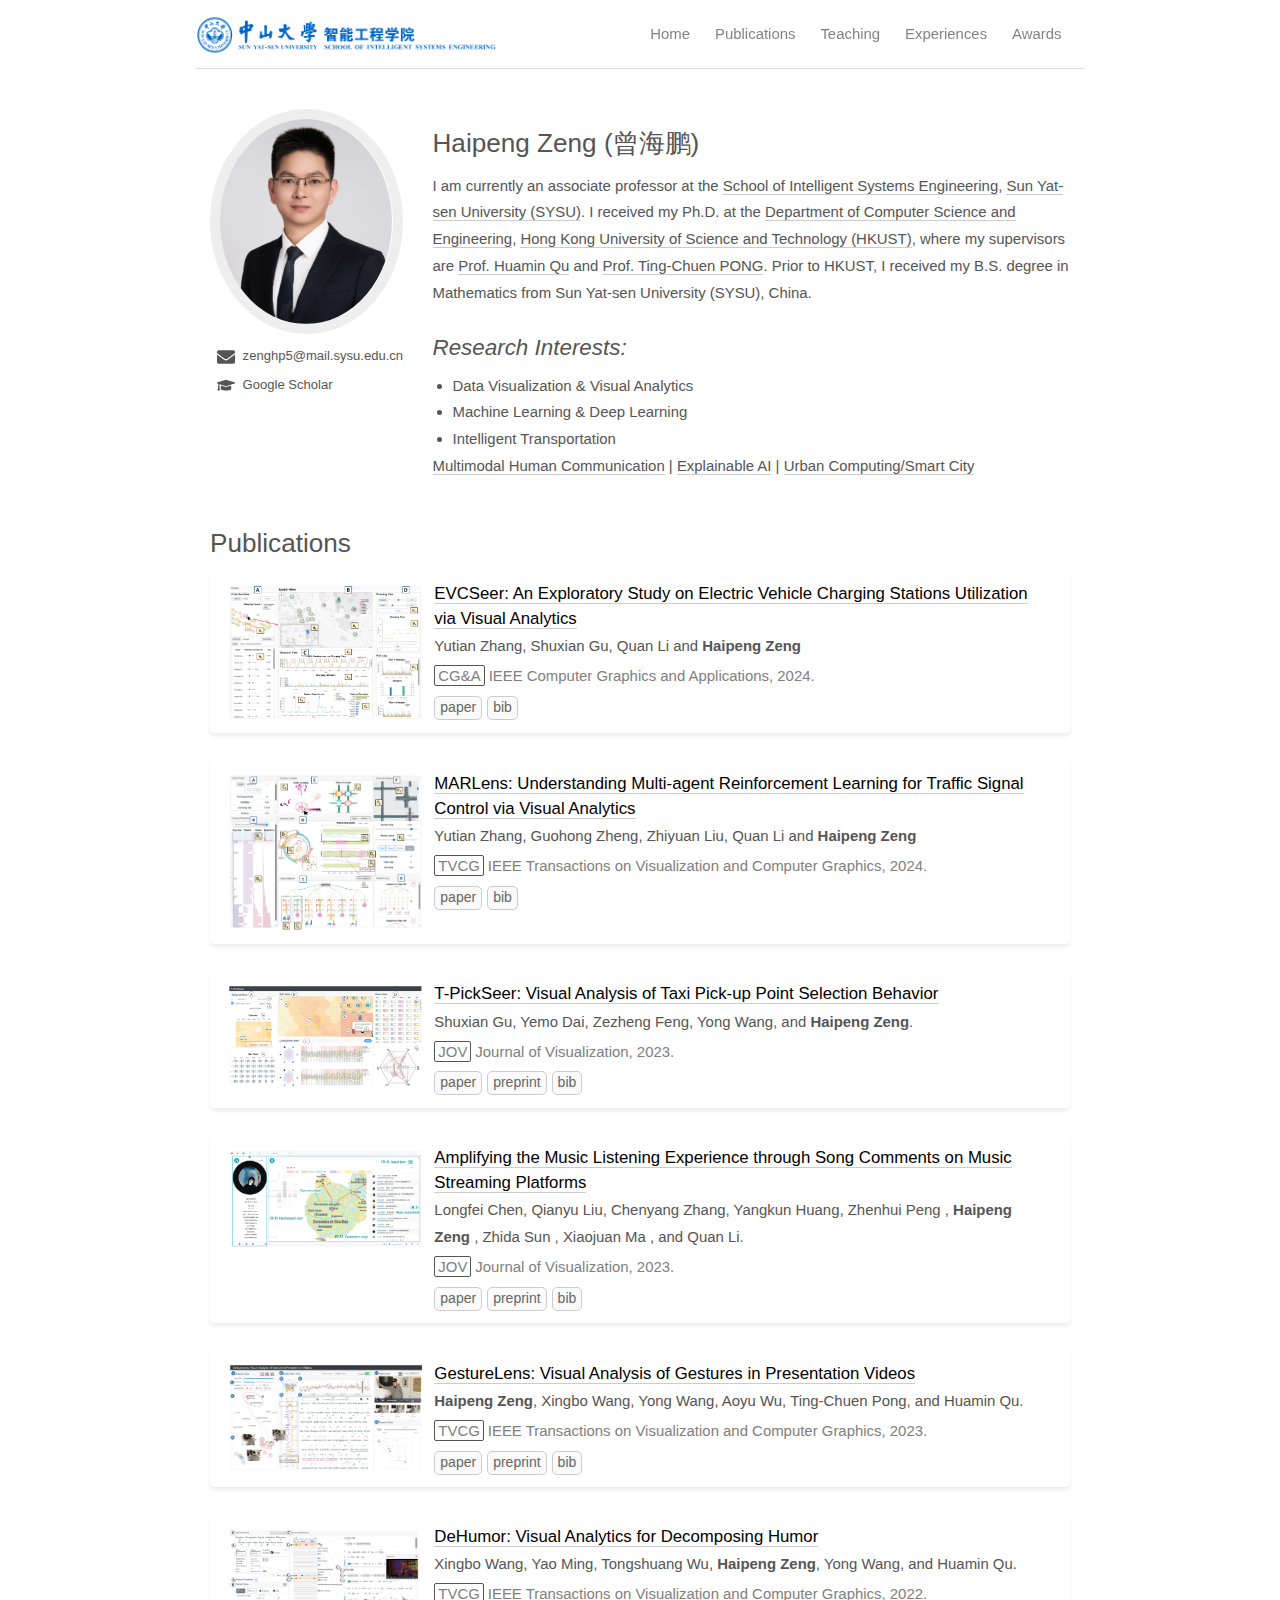
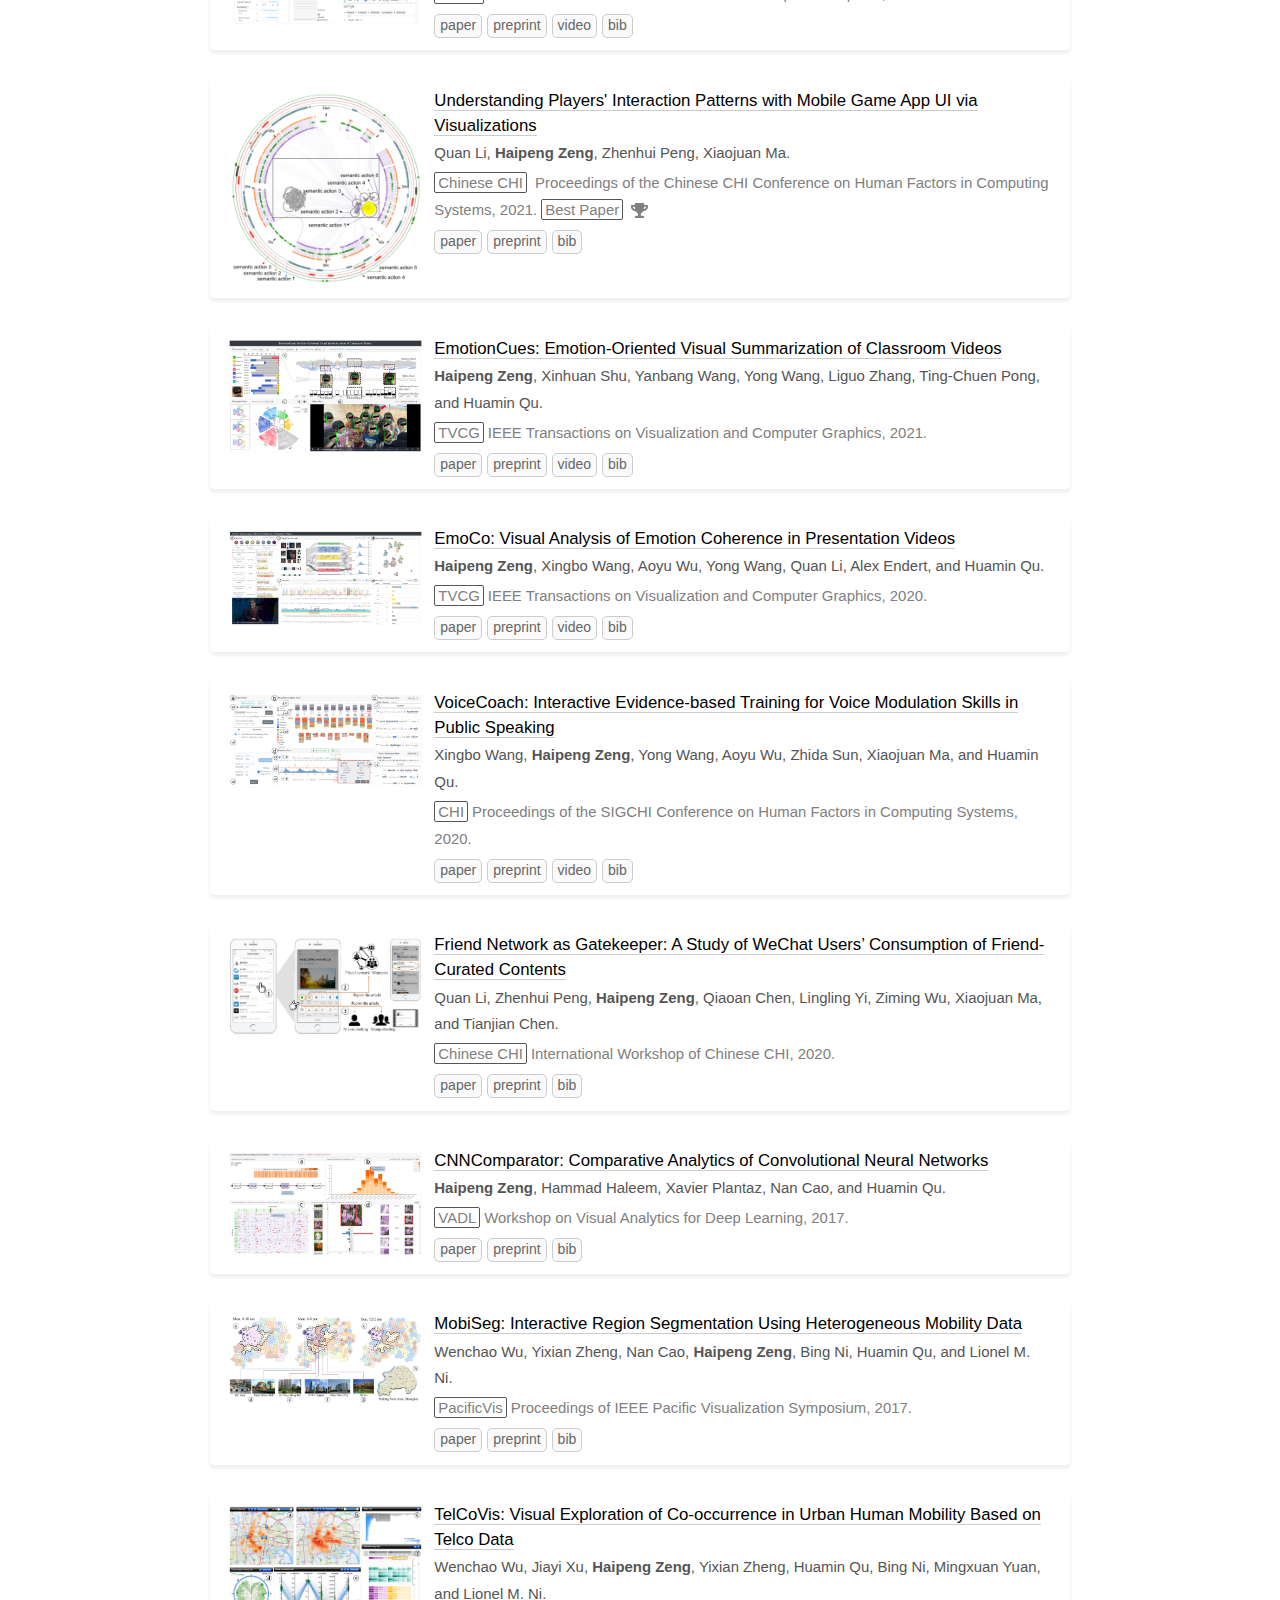
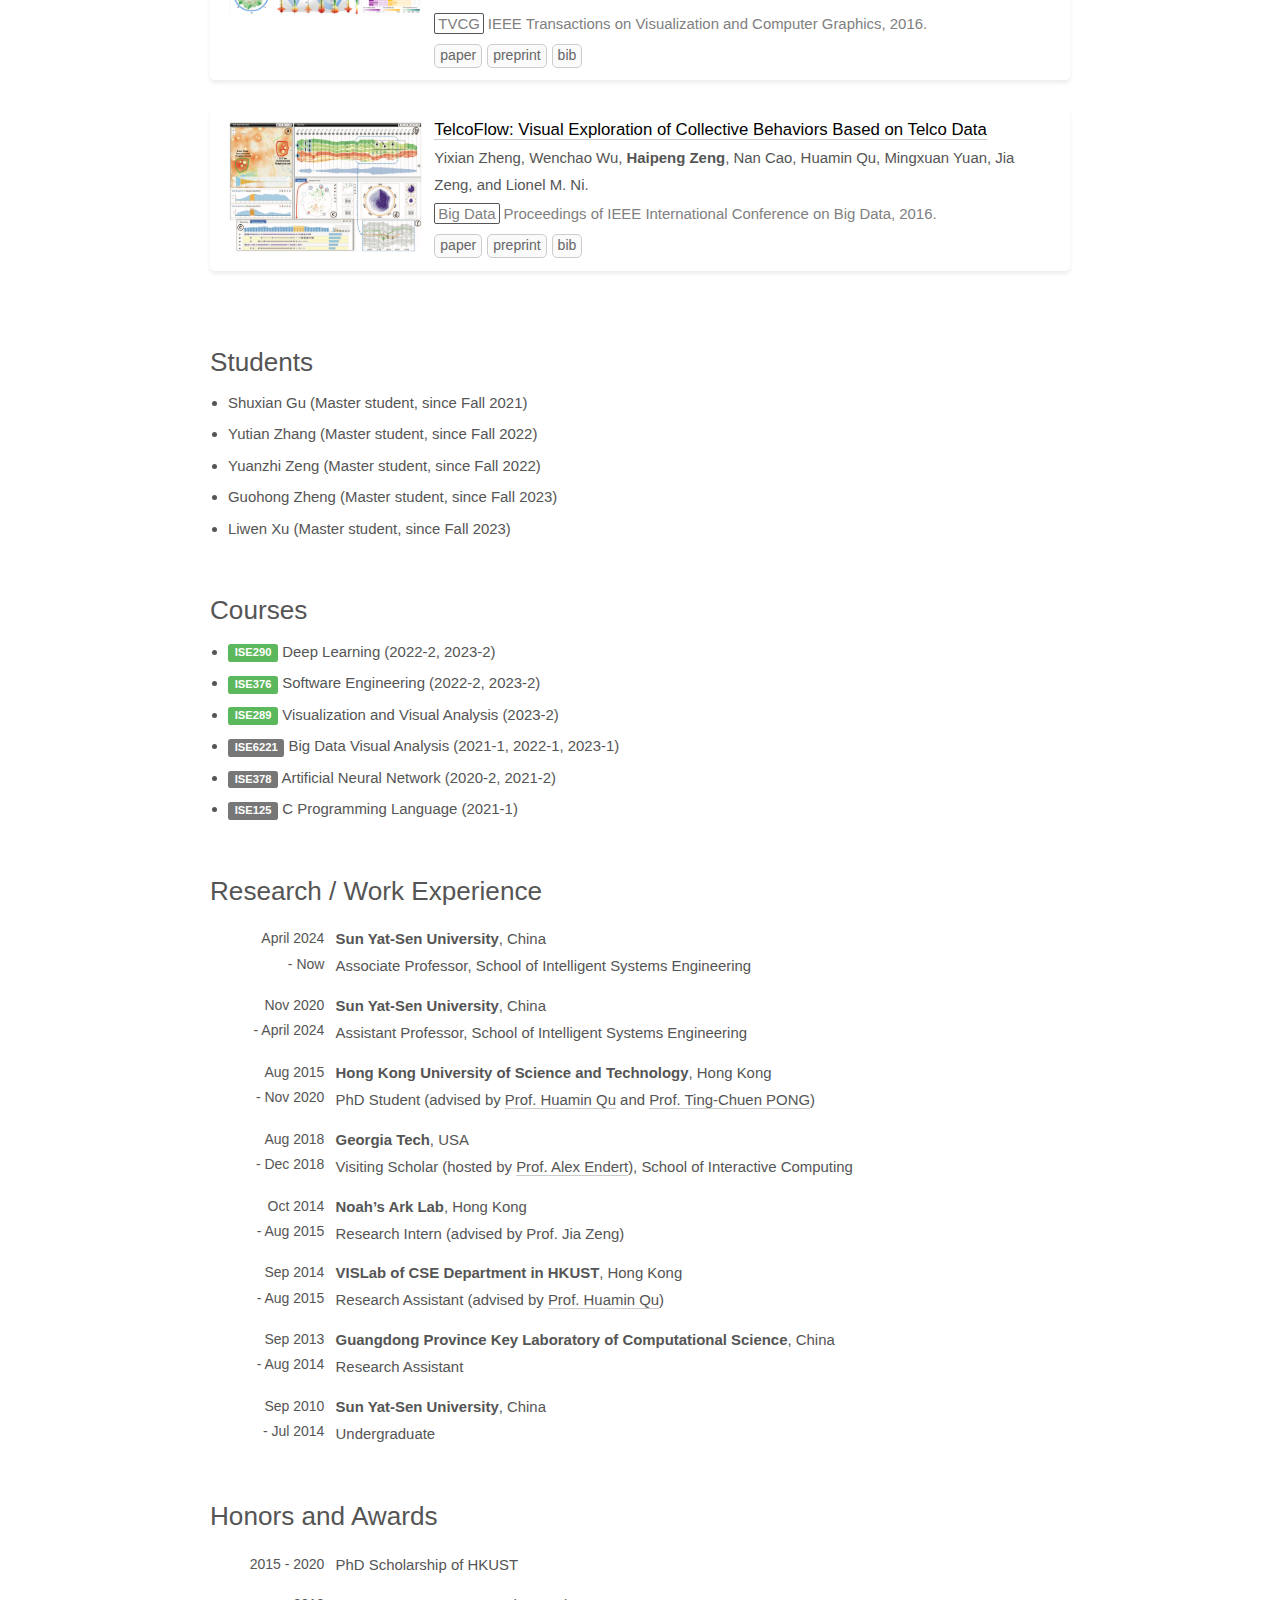
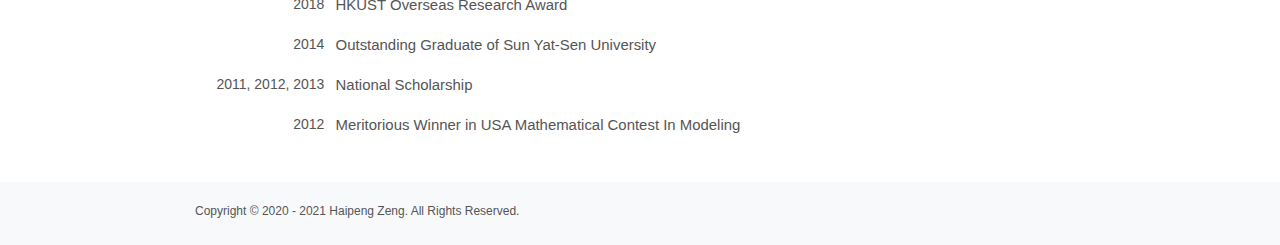
<file: index.html>
<!DOCTYPE html>
<html>
<head>
    <meta charset="utf-8"/>
    <link rel="icon" href="photo/circleZ.png">
    <title>[ Haipeng Zeng @ SYSU ]</title>
    <meta name="viewport" content="width=device-width, initial-scale=1.0"/>

    <!-- Font Awesome Icons -->
    <link rel="stylesheet" href="css/font-awesome.min.css"/>

    <!-- Bootstrap -->
    <link rel="stylesheet" href="css/bootstrap.min.css"/>
    <!--<link href="css/bootstrap.min.css" rel="stylesheet">-->

    <link rel="stylesheet" href="css/myStyle1.css"/>
    <link rel="stylesheet" href="css/myStyle2.css"/>

    <!-- jQuery (necessary for Bootstrap's JavaScript plugins) -->
    <script src="js/jquery-3.2.1.slim.min.js"></script>
    <!-- Include all compiled plugins (below), or include individual files as needed -->
    <script src="js/popper.min.js"></script>
    <script src="js/bootstrap.min.js"></script>

    <!-- <script src="https://code.jquery.com/jquery-3.2.1.slim.min.js" integrity="sha384-KJ3o2DKtIkvYIK3UENzmM7KCkRr/rE9/Qpg6aAZGJwFDMVNA/GpGFF93hXpG5KkN" crossorigin="anonymous"></script>
    <script src="https://cdnjs.cloudflare.com/ajax/libs/popper.js/1.12.9/umd/popper.min.js" integrity="sha384-ApNbgh9B+Y1QKtv3Rn7W3mgPxhU9K/ScQsAP7hUibX39j7fakFPskvXusvfa0b4Q" crossorigin="anonymous"></script>
    <script src="https://maxcdn.bootstrapcdn.com/bootstrap/4.0.0/js/bootstrap.min.js" integrity="sha384-JZR6Spejh4U02d8jOt6vLEHfe/JQGiRRSQQxSfFWpi1MquVdAyjUar5+76PVCmYl" crossorigin="anonymous"></script> -->

</head>

<body id="page-top" class="index">
<header id="m-header" class="fixed-top">
    <div class="m-header-container">
        <nav class="navbar navbar-expand-md navbar-light m-navbar">
            <!--<span class="navbar-brand" href="#">Haipeng Zeng <span style="font-size:14px">(曾海鹏)</span></span>-->
            <span><a href="#"><img border="5" width="300" src="photo/sysu_logo.png"/></a></span>
            <button class="navbar-toggler" type="button" data-toggle="collapse" data-target="#navbarSupportedContent" aria-controls="navbarSupportedContent" aria-expanded="false" aria-label="Toggle navigation"><span class="navbar-toggler-icon icon"></span></button>
            <div class="collapse navbar-collapse" id="navbarSupportedContent">
                <ul class="navbar-nav ml-auto">
                    <!-- <li class="nav-item"><a class="nav-link" data-nav-identifier="home" href="/">
                        <i><svg width="15px" aria-hidden="true" focusable="false" data-prefix="fas" data-icon="home" class="svg-inline--fa fa-home fa-w-18" role="img" xmlns="http://www.w3.org/2000/svg" viewBox="0 0 576 512"><path fill="currentColor" d="M280.37 148.26L96 300.11V464a16 16 0 0 0 16 16l112.06-.29a16 16 0 0 0 15.92-16V368a16 16 0 0 1 16-16h64a16 16 0 0 1 16 16v95.64a16 16 0 0 0 16 16.05L464 480a16 16 0 0 0 16-16V300L295.67 148.26a12.19 12.19 0 0 0-15.3 0zM571.6 251.47L488 182.56V44.05a12 12 0 0 0-12-12h-56a12 12 0 0 0-12 12v72.61L318.47 43a48 48 0 0 0-61 0L4.34 251.47a12 12 0 0 0-1.6 16.9l25.5 31A12 12 0 0 0 45.15 301l235.22-193.74a12.19 12.19 0 0 1 15.3 0L530.9 301a12 12 0 0 0 16.9-1.6l25.5-31a12 12 0 0 0-1.7-16.93z"></path></svg></i>
                        Home
                    </a></li> -->
                    <li class="nav-item"><a class="nav-link" data-nav-identifier="home" href="/#home">
                        Home
                    </a></li>
                    <li class="nav-item"><a class="nav-link" data-nav-identifier="publications" href="/#publications">
                        Publications
                    </a></li>
                    <li class="nav-item"><a class="nav-link" data-nav-identifier="teaching" href="/#teaching">
                        Teaching
                    </a></li>
                    <!-- <li class="nav-item"><a class="nav-link" data-nav-identifier="courses" href="/#courses">
                        Courses
                    </a></li> -->
                    <li class="nav-item"><a class="nav-link" data-nav-identifier="experiences" href="/#experiences">
                        Experiences
                    </a></li>
                    <li class="nav-item"><a class="nav-link" data-nav-identifier="awards" href="/#awards">
                        Awards
                    </a></li>
                </ul>
            </div>
        </nav>
    </div>
</header>

<main id="main" class="main">
    <div class="mb-4 container page-content" id="content">

        <section class="m-info" id="home">
            <div class="container"><div class="row">
                <div class="col-lg-3 col-md-4 col-sm-5 col-7 mx-auto mt-2" style="text-align:center">
                    <div class="profile-wrapper">
                        <a href="photo/HaipengZeng.png"><img src="photo/HaipengZeng.png" alt=""></a>
                    </div>
                    <div class="mt-2">
                        <ul class="socials detail">
                            <li><a href="/#">
                                <i><svg aria-hidden="true" focusable="false" data-prefix="fas" data-icon="envelope" class="svg-inline--fa fa-envelope fa-w-16 " role="img" xmlns="http://www.w3.org/2000/svg" viewBox="0 0 512 512"><path fill="currentColor" d="M502.3 190.8c3.9-3.1 9.7-.2 9.7 4.7V400c0 26.5-21.5 48-48 48H48c-26.5 0-48-21.5-48-48V195.6c0-5 5.7-7.8 9.7-4.7 22.4 17.4 52.1 39.5 154.1 113.6 21.1 15.4 56.7 47.8 92.2 47.6 35.7.3 72-32.8 92.3-47.6 102-74.1 131.6-96.3 154-113.7zM256 320c23.2.4 56.6-29.2 73.4-41.4 132.7-96.3 142.8-104.7 173.4-128.7 5.8-4.5 9.2-11.5 9.2-18.9v-19c0-26.5-21.5-48-48-48H48C21.5 64 0 85.5 0 112v19c0 7.4 3.4 14.3 9.2 18.9 30.6 23.9 40.7 32.4 173.4 128.7 16.8 12.2 50.2 41.8 73.4 41.4z"></path></svg></i>
                                zenghp5@mail.sysu.edu.cn
                            </a></li>
                            <li><a href="https://scholar.google.com.hk/citations?hl=zh-CN&user=w2teWkAAAAAJ">
                                <i><svg aria-hidden="true" focusable="false" data-prefix="fas" data-icon="graduation-cap" class="svg-inline--fa fa-graduation-cap fa-w-20 " role="img" xmlns="http://www.w3.org/2000/svg" viewBox="0 0 640 512"><path fill="currentColor" d="M622.34 153.2L343.4 67.5c-15.2-4.67-31.6-4.67-46.79 0L17.66 153.2c-23.54 7.23-23.54 38.36 0 45.59l48.63 14.94c-10.67 13.19-17.23 29.28-17.88 46.9C38.78 266.15 32 276.11 32 288c0 10.78 5.68 19.85 13.86 25.65L20.33 428.53C18.11 438.52 25.71 448 35.94 448h56.11c10.24 0 17.84-9.48 15.62-19.47L82.14 313.65C90.32 307.85 96 298.78 96 288c0-11.57-6.47-21.25-15.66-26.87.76-15.02 8.44-28.3 20.69-36.72L296.6 284.5c9.06 2.78 26.44 6.25 46.79 0l278.95-85.7c23.55-7.24 23.55-38.36 0-45.6zM352.79 315.09c-28.53 8.76-52.84 3.92-65.59 0l-145.02-44.55L128 384c0 35.35 85.96 64 192 64s192-28.65 192-64l-14.18-113.47-145.03 44.56z"></path></svg></i>
                                Google Scholar
                            </a></li>
                            <!-- <li><a href="/#">
                                <i><svg aria-hidden="true" focusable="false" data-prefix="fas" data-icon="envelope" class="svg-inline--fa fa-envelope fa-w-16 " role="img" xmlns="http://www.w3.org/2000/svg" viewBox="0 0 512 512"><path fill="currentColor" d="M502.3 190.8c3.9-3.1 9.7-.2 9.7 4.7V400c0 26.5-21.5 48-48 48H48c-26.5 0-48-21.5-48-48V195.6c0-5 5.7-7.8 9.7-4.7 22.4 17.4 52.1 39.5 154.1 113.6 21.1 15.4 56.7 47.8 92.2 47.6 35.7.3 72-32.8 92.3-47.6 102-74.1 131.6-96.3 154-113.7zM256 320c23.2.4 56.6-29.2 73.4-41.4 132.7-96.3 142.8-104.7 173.4-128.7 5.8-4.5 9.2-11.5 9.2-18.9v-19c0-26.5-21.5-48-48-48H48C21.5 64 0 85.5 0 112v19c0 7.4 3.4 14.3 9.2 18.9 30.6 23.9 40.7 32.4 173.4 128.7 16.8 12.2 50.2 41.8 73.4 41.4z"></path></svg></i>
                                hzengac@connect.ust.hk
                            </a></li> -->
                            <!-- <li><a href="https://github.com/happenzZ">github.com/happenzZ</a></li>
                            <li><a href="https://scholar.google.com.hk/citations?hl=zh-CN&user=w2teWkAAAAAJ">Google Scholar</a></li> -->
                        </ul>
                    </div>
                </div>
                <div class="col-lg-9 col-md-8 col-sm-7 col-12">
                    <div>
                        <h2>Haipeng Zeng (曾海鹏)</h2>
                        <p>I am currently an associate professor at the <a href="http://ise.sysu.edu.cn/index.htm">School of Intelligent Systems Engineering</a>, <a href="http://www.sysu.edu.cn/en/">Sun Yat-sen University (SYSU)</a>.
                        I received my Ph.D. at the <a href="https://cse.hkust.edu.hk/">Department of Computer Science and Engineering</a>, <a href="https://hkust.edu.hk/">Hong Kong University of Science and Technology (HKUST)</a>, where my supervisors are <a href="http://www.huamin.org">Prof. Huamin Qu</a> and <a href="https://www.cse.ust.hk/faculty/tcpong/">Prof. Ting-Chuen PONG</a>.
                        Prior to HKUST, I received my B.S. degree in Mathematics from Sun Yat-sen University (SYSU), China.</p>
                    </div>
                    <div>
                        <h3><i>Research Interests:</i></h3>
                        <ul>
                            <li>Data Visualization & Visual Analytics </li>
                            <li>Machine Learning & Deep Learning</li>
                            <li>Intelligent Transportation</li>
                        </ul>
                    </div>

                    <div>
                        <a href="http://vis.cse.ust.hk/groups/multimodal-vis/">Multimodal Human Communication</a> |
                        <a href="http://vis.cse.ust.hk/groups/xai-vis//">Explainable AI</a> |
                        <a href="http://vis.cse.ust.hk/groups/urbanvis/index.html">Urban Computing/Smart City</a>
                    </div>

                </div>
            </div>
        </section>

        <section id="publications">
            <div class="container">
                <h2>Publications</h2>
                <div>
                    <div class="pub mb-4">
                        <div class="shadow-sm rounded px-3 py-1 row no-gutters">
                            <div class="pub-teaser-container mx-auto col-10 col-md-3 col-sm-4 py-2">
                                <a href="research/evcseer/tesear.png"><img src="research/evcseer/tesear.png" class="pub-teaser"></a>
                            </div>
                            <div class="pub-info col-12 col-md-9 col-sm-8 py-1">
                                <h5><a href="/#" class="pub-title">EVCSeer: An Exploratory Study on Electric Vehicle Charging Stations Utilization via Visual Analytics</a></h5>
                                <div class="pub-author">Yutian Zhang, Shuxian Gu, Quan Li and <strong>Haipeng Zeng</strong></div>
                                <div class="pub-venue"><span><span class="pub-venue-type">CG&A</span>IEEE Computer Graphics and Applications<!-- -->, <!-- -->2024<!-- -->.</span></div>
                                <div>
                                    <ul>
                                        <li class="pub-resource"><a href="research/evcseer/paper.pdf">paper</a></li>
                                        <!-- <li class="pub-resource"><a href="https://arxiv.org/abs/2204.08894">preprint</a></li> -->
                                        <li class="pub-resource"><a href="research/evcseer/citation.txt">bib</a></li>
                                    </ul>
                                </div>
                            </div>
                        </div>
                    </div>
                    <div class="pub mb-4">
                        <div class="shadow-sm rounded px-3 py-1 row no-gutters">
                            <div class="pub-teaser-container mx-auto col-10 col-md-3 col-sm-4 py-2">
                                <a href="research/marlens/tesear.png"><img src="research/marlens/tesear.png" class="pub-teaser"></a>
                            </div>
                            <div class="pub-info col-12 col-md-9 col-sm-8 py-1">
                                <h5><a href="/#" class="pub-title">MARLens: Understanding Multi-agent Reinforcement Learning for Traffic Signal Control via Visual Analytics</a></h5>
                                <div class="pub-author">Yutian Zhang, Guohong Zheng, Zhiyuan Liu, Quan Li and <strong>Haipeng Zeng</strong></div>
                                <div class="pub-venue"><span><span class="pub-venue-type">TVCG</span>IEEE Transactions on Visualization and Computer Graphics<!-- -->, <!-- -->2024<!-- -->.</span></div>
                                <div>
                                    <ul>
                                        <li class="pub-resource"><a href="research/marlens/paper.pdf">paper</a></li>
                                        <!-- <li class="pub-resource"><a href="https://arxiv.org/abs/2204.08894">preprint</a></li> -->
                                        <li class="pub-resource"><a href="research/marlens/citation.txt">bib</a></li>
                                    </ul>
                                </div>
                            </div>
                        </div>
                    </div>
                    <div class="pub mb-4">
                        <div class="shadow-sm rounded px-3 py-1 row no-gutters">
                            <div class="pub-teaser-container mx-auto col-10 col-md-3 col-sm-4 py-2">
                                <a href="research/t-pickseer/tesear.png"><img src="research/t-pickseer/tesear.png" class="pub-teaser"></a>
                            </div>
                            <div class="pub-info col-12 col-md-9 col-sm-8 py-1">
                                <h5><a href="/#" class="pub-title">T-PickSeer: Visual Analysis of Taxi Pick-up Point Selection Behavior</a></h5>
                                <div class="pub-author">Shuxian Gu, Yemo Dai, Zezheng Feng, Yong Wang, and <strong>Haipeng Zeng</strong>.</div>
                                <div class="pub-venue"><span><span class="pub-venue-type">JOV</span>Journal of Visualization<!-- -->, <!-- -->2023<!-- -->.</span></div>
                                <div>
                                    <ul>
                                        <li class="pub-resource"><a href="research/t-pickseer/paper.pdf">paper</a></li>
                                        <li class="pub-resource"><a href="https://arxiv.org/abs/2310.18635">preprint</a></li>
                                        <li class="pub-resource"><a href="research/t-pickseer/citation.txt">bib</a></li>
                                    </ul>
                                </div>
                            </div>
                        </div>
                    </div>
                    <div class="pub mb-4">
                        <div class="shadow-sm rounded px-3 py-1 row no-gutters">
                            <div class="pub-teaser-container mx-auto col-10 col-md-3 col-sm-4 py-2">
                                <a href="research/music/tesear.png"><img src="research/music/tesear.png" class="pub-teaser"></a>
                            </div>
                            <div class="pub-info col-12 col-md-9 col-sm-8 py-1">
                                <h5><a href="/#" class="pub-title">Amplifying the Music Listening Experience through Song Comments on Music Streaming Platforms</a></h5>
                                <div class="pub-author">Longfei Chen, Qianyu Liu, Chenyang Zhang, Yangkun Huang, Zhenhui Peng , <strong>Haipeng Zeng</strong> , Zhida Sun , Xiaojuan Ma , and Quan Li.</div>
                                <div class="pub-venue"><span><span class="pub-venue-type">JOV</span>Journal of Visualization<!-- -->, <!-- -->2023<!-- -->.</span></div>
                                <div>
                                    <ul>
                                        <li class="pub-resource"><a href="research/music/paper.pdf">paper</a></li>
                                        <li class="pub-resource"><a href="https://arxiv.org/abs/2308.04022">preprint</a></li>
                                        <li class="pub-resource"><a href="research/music/citation.txt">bib</a></li>
                                    </ul>
                                </div>
                            </div>
                        </div>
                    </div>
                    <div class="pub mb-4">
                        <div class="shadow-sm rounded px-3 py-1 row no-gutters">
                            <div class="pub-teaser-container mx-auto col-10 col-md-3 col-sm-4 py-2">
                                <a href="research/gesturelens/tesear.png"><img src="research/gesturelens/tesear.png" class="pub-teaser"></a>
                            </div>
                            <div class="pub-info col-12 col-md-9 col-sm-8 py-1">
                                <h5><a href="/#" class="pub-title">GestureLens: Visual Analysis of Gestures in Presentation Videos</a></h5>
                                <div class="pub-author"><strong>Haipeng Zeng</strong>, Xingbo Wang, Yong Wang, Aoyu Wu, Ting-Chuen Pong, and Huamin Qu.</div>
                                <div class="pub-venue"><span><span class="pub-venue-type">TVCG</span>IEEE Transactions on Visualization and Computer Graphics<!-- -->, <!-- -->2023<!-- -->.</span></div>
                                <div>
                                    <ul>
                                        <li class="pub-resource"><a href="research/gesturelens/paper.pdf">paper</a></li>
                                        <li class="pub-resource"><a href="https://arxiv.org/abs/2204.08894">preprint</a></li>
                                        <li class="pub-resource"><a href="research/gesturelens/citation.txt">bib</a></li>
                                    </ul>
                                </div>
                            </div>
                        </div>
                    </div>
                    <div class="pub mb-4">
                        <div class="shadow-sm rounded px-3 py-1 row no-gutters">
                            <div class="pub-teaser-container mx-auto col-10 col-md-3 col-sm-4 py-2">
                                <a href="research/dehumor/teaser.png"><img src="research/dehumor/teaser.png" class="pub-teaser"></a>
                            </div>
                            <div class="pub-info col-12 col-md-9 col-sm-8 py-1">
                                <h5><a href="/#" class="pub-title">DeHumor: Visual Analytics for Decomposing Humor</a></h5>
                                <div class="pub-author">Xingbo Wang, Yao Ming, Tongshuang Wu, <strong>Haipeng Zeng</strong>, Yong Wang, and Huamin Qu.</div>
                                <div class="pub-venue"><span><span class="pub-venue-type">TVCG</span>IEEE Transactions on Visualization and Computer Graphics<!-- -->, <!-- -->2022<!-- -->.</span></div>
                                <div>
                                    <ul>
                                        <li class="pub-resource"><a href="research/dehumor/paper.pdf">paper</a></li>
                                        <li class="pub-resource"><a href="https://arxiv.org/abs/2107.08356">preprint</a></li>
                                        <li class="pub-resource"><a href="research/dehumor/video.mp4">video</a></li>
                                        <li class="pub-resource"><a href="research/dehumor/citation.txt">bib</a></li>
                                    </ul>
                                </div>
                            </div>
                        </div>
                    </div>
                    <div class="pub mb-4">
                        <div class="shadow-sm rounded px-3 py-1 row no-gutters">
                            <div class="pub-teaser-container mx-auto col-10 col-md-3 col-sm-4 py-2">
                                <a href="research/mobilegameui/tesear.png"><img src="research/mobilegameui/tesear.png" class="pub-teaser"></a>
                            </div>
                            <div class="pub-info col-12 col-md-9 col-sm-8 py-1">
                                <h5><a href="/#" class="pub-title">Understanding Players' Interaction Patterns with Mobile Game App UI via Visualizations</a></h5>
                                <div class="pub-author">Quan Li, <strong>Haipeng Zeng</strong>, Zhenhui Peng, Xiaojuan Ma.</div>
                                <div class="pub-venue">
                                <span> 
                                    <span class="pub-venue-type">Chinese CHI</span>
                                    Proceedings of the Chinese CHI Conference on Human Factors in Computing Systems, 2021.
                                </span>
                                <span class="pub-venue-type">Best Paper</span> <svg height=15px aria-hidden="true" focusable="false" data-prefix="fas" data-icon="trophy" class="svg-inline--fa fa-trophy fa-w-18" role="img" xmlns="http://www.w3.org/2000/svg" viewBox="0 0 576 512"><path fill="currentColor" d="M552 64H448V24c0-13.3-10.7-24-24-24H152c-13.3 0-24 10.7-24 24v40H24C10.7 64 0 74.7 0 88v56c0 35.7 22.5 72.4 61.9 100.7 31.5 22.7 69.8 37.1 110 41.7C203.3 338.5 240 360 240 360v72h-48c-35.3 0-64 20.7-64 56v12c0 6.6 5.4 12 12 12h296c6.6 0 12-5.4 12-12v-12c0-35.3-28.7-56-64-56h-48v-72s36.7-21.5 68.1-73.6c40.3-4.6 78.6-19 110-41.7 39.3-28.3 61.9-65 61.9-100.7V88c0-13.3-10.7-24-24-24zM99.3 192.8C74.9 175.2 64 155.6 64 144v-16h64.2c1 32.6 5.8 61.2 12.8 86.2-15.1-5.2-29.2-12.4-41.7-21.4zM512 144c0 16.1-17.7 36.1-35.3 48.8-12.5 9-26.7 16.2-41.8 21.4 7-25 11.8-53.6 12.8-86.2H512v16z"></path></svg> 
                                </div>
                                <div>
                                    <ul>
                                        <li class="pub-resource"><a href="research/mobilegameui/paper.pdf">paper</a></li>
                                        <li class="pub-resource"><a href="https://arxiv.org/abs/2110.08753">preprint</a></li>
                                        <li class="pub-resource"><a href="research/mobilegameui/citation.txt">bib</a></li>
                                    </ul>
                                </div>
                            </div>
                        </div>
                    </div>
                    <div class="pub mb-4">
                        <div class="shadow-sm rounded px-3 py-1 row no-gutters">
                            <div class="pub-teaser-container mx-auto col-10 col-md-3 col-sm-4 py-2">
                                <a href="/research/emotioncues/tesear.png"><img src="research/emotioncues/tesear.png" class="pub-teaser"></a>
                            </div>
                            <div class="pub-info col-12 col-md-9 col-sm-8 py-1">
                                <h5><a href="/#" class="pub-title">EmotionCues: Emotion-Oriented Visual Summarization of Classroom Videos</a></h5>
                                <div class="pub-author"><strong>Haipeng Zeng</strong>, Xinhuan Shu, Yanbang Wang, Yong Wang, Liguo Zhang, Ting-Chuen Pong, and Huamin Qu.</div>
                                <div class="pub-venue"><span><span class="pub-venue-type">TVCG</span>IEEE Transactions on Visualization and Computer Graphics<!-- -->, <!-- -->2021<!-- -->.</span></div>
                                <div>
                                    <ul>
                                        <li class="pub-resource"><a href="research/emotioncues/paper.pdf">paper</a></li>
                                        <li class="pub-resource"><a href="https://ieeexplore.ieee.org/document/8948010">preprint</a></li>
                                        <li class="pub-resource"><a href="research/emotioncues/video.mp4">video</a></li>
                                        <li class="pub-resource"><a href="research/emotioncues/citation.txt">bib</a></li>
                                    </ul>
                                </div>
                            </div>
                        </div>
                    </div>
                    <div class="pub mb-4">
                        <div class="shadow-sm rounded px-3 py-1 row no-gutters">
                            <div class="pub-teaser-container mx-auto col-10 col-md-3 col-sm-4 py-2">
                                <a href="/research/emoco/tesear.png"><img src="research/emoco/tesear.png" class="pub-teaser"></a>
                            </div>
                            <div class="pub-info col-12 col-md-9 col-sm-8 py-1">
                                <h5><a href="/#" class="pub-title">EmoCo: Visual Analysis of Emotion Coherence in Presentation Videos</a></h5>
                                <div class="pub-author"><strong>Haipeng Zeng</strong>, Xingbo Wang, Aoyu Wu, Yong Wang, Quan Li, Alex Endert, and Huamin Qu.</div>
                                <div class="pub-venue"><span><span class="pub-venue-type">TVCG</span>IEEE Transactions on Visualization and Computer Graphics<!-- -->, <!-- -->2020<!-- -->.</span></div>
                                <div>
                                    <ul>
                                        <li class="pub-resource"><a href="research/emoco/paper.pdf">paper</a></li>
                                        <li class="pub-resource"><a href="https://ieeexplore.ieee.org/document/8807235">preprint</a></li>
                                        <li class="pub-resource"><a href="research/emoco/video.mp4">video</a></li>
                                        <li class="pub-resource"><a href="research/emoco/citation.txt">bib</a></li>
                                    </ul>
                                </div>
                            </div>
                        </div>
                    </div>
                    <div class="pub mb-4">
                        <div class="shadow-sm rounded px-3 py-1 row no-gutters">
                            <div class="pub-teaser-container mx-auto col-10 col-md-3 col-sm-4 py-2">
                                <a href="/research/voicecoach/teaser.png"><img src="research/voicecoach/teaser.png" class="pub-teaser"></a>
                            </div>
                            <div class="pub-info col-12 col-md-9 col-sm-8 py-1">
                                <h5><a href="/#" class="pub-title">VoiceCoach: Interactive Evidence-based Training for Voice Modulation Skills in Public Speaking</a></h5>
                                <div class="pub-author">Xingbo Wang, <strong>Haipeng Zeng</strong>, Yong Wang, Aoyu Wu, Zhida Sun, Xiaojuan Ma, and Huamin Qu.</div>
                                <div class="pub-venue"><span><span class="pub-venue-type">CHI</span>Proceedings of the SIGCHI Conference on Human Factors in Computing Systems<!-- -->, <!-- -->2020<!-- -->.</span></div>
                                <div>
                                    <ul>
                                        <li class="pub-resource"><a href="research/voicecoach/paper.pdf">paper</a></li>
                                        <li class="pub-resource"><a href="https://dl.acm.org/doi/abs/10.1145/3313831.3376726">preprint</a></li>
                                        <li class="pub-resource"><a href="research/voicecoach/video.mp4">video</a></li>
                                        <li class="pub-resource"><a href="research/voicecoach/citation.txt">bib</a></li>
                                    </ul>
                                </div>
                            </div>
                        </div>
                    </div>
                    <div class="pub mb-4">
                        <div class="shadow-sm rounded px-3 py-1 row no-gutters">
                            <div class="pub-teaser-container mx-auto col-10 col-md-3 col-sm-4 py-2">
                                <a href="/research/gatekeeper/teaser.png"><img src="research/gatekeeper/teaser.png" class="pub-teaser"></a>
                            </div>
                            <div class="pub-info col-12 col-md-9 col-sm-8 py-1">
                                <h5><a href="/#" class="pub-title">Friend Network as Gatekeeper: A Study of WeChat Users’ Consumption of Friend-Curated Contents</a></h5>
                                <div class="pub-author">Quan Li, Zhenhui Peng, <strong>Haipeng Zeng</strong>, Qiaoan Chen, Lingling Yi, Ziming Wu, Xiaojuan Ma, and Tianjian Chen.</div>
                                <div class="pub-venue"><span><span class="pub-venue-type">Chinese CHI</span>International Workshop of Chinese CHI<!-- -->, <!-- -->2020<!-- -->.</span></div>
                                <div>
                                    <ul>
                                        <li class="pub-resource"><a href="research/gatekeeper/paper.pdf">paper</a></li>
                                        <li class="pub-resource"><a href="https://dl.acm.org/doi/fullHtml/10.1145/3403676.3403679">preprint</a></li>
                                        <li class="pub-resource"><a href="research/gatekeeper/citation.txt">bib</a></li>
                                    </ul>
                                </div>
                            </div>
                        </div>
                    </div>
                    <div class="pub mb-4">
                        <div class="shadow-sm rounded px-3 py-1 row no-gutters">
                            <div class="pub-teaser-container mx-auto col-10 col-md-3 col-sm-4 py-2">
                                <a href="/research/cnncomparator/tesear.png"><img src="research/cnncomparator/tesear.png" class="pub-teaser"></a>
                            </div>
                            <div class="pub-info col-12 col-md-9 col-sm-8 py-1">
                                <h5><a href="/#" class="pub-title">CNNComparator: Comparative Analytics of Convolutional Neural Networks</a></h5>
                                <div class="pub-author"><strong>Haipeng Zeng</strong>, Hammad Haleem,  Xavier Plantaz, Nan Cao, and Huamin Qu.</div>
                                <div class="pub-venue"><span><span class="pub-venue-type">VADL</span>Workshop on Visual Analytics for Deep Learning<!-- -->, <!-- -->2017<!-- -->.</span></div>
                                <div>
                                    <ul>
                                        <li class="pub-resource"><a href="research/cnncomparator/paper.pdf">paper</a></li>
                                        <li class="pub-resource"><a href="https://arxiv.org/abs/1710.05285">preprint</a></li>
                                        <li class="pub-resource"><a href="research/cnncomparator/citation.txt">bib</a></li>
                                    </ul>
                                </div>
                            </div>
                        </div>
                    </div>
                    <div class="pub mb-4">
                        <div class="shadow-sm rounded px-3 py-1 row no-gutters">
                            <div class="pub-teaser-container mx-auto col-10 col-md-3 col-sm-4 py-2">
                                <a href="research/mobiseg/tesear.png"><img src="research/mobiseg/tesear.png" class="pub-teaser"></a>
                            </div>
                            <div class="pub-info col-12 col-md-9 col-sm-8 py-1">
                                <h5><a href="/#" class="pub-title">MobiSeg: Interactive Region Segmentation Using Heterogeneous Mobility Data</a></h5>
                                <div class="pub-author">Wenchao Wu, Yixian Zheng, Nan Cao, <strong>Haipeng Zeng</strong>, Bing Ni, Huamin Qu, and Lionel M. Ni.</div>
                                <div class="pub-venue"><span><span class="pub-venue-type">PacificVis</span>Proceedings of IEEE Pacific Visualization Symposium<!-- -->, <!-- -->2017<!-- -->.</span></div>
                                <div>
                                    <ul>
                                        <li class="pub-resource"><a href="research/mobiseg/paper.pdf">paper</a></li>
                                        <li class="pub-resource"><a href="https://ieeexplore.ieee.org/document/8031583">preprint</a></li>
                                        <li class="pub-resource"><a href="research/mobiseg/citation.txt">bib</a></li>
                                    </ul>
                                </div>
                            </div>
                        </div>
                    </div>
                    <div class="pub mb-4">
                        <div class="shadow-sm rounded px-3 py-1 row no-gutters">
                            <div class="pub-teaser-container mx-auto col-10 col-md-3 col-sm-4 py-2">
                                <a href="/#"><img src="research/telcovis/tesear.png" class="pub-teaser"></a>
                            </div>
                            <div class="pub-info col-12 col-md-9 col-sm-8 py-1">
                                <h5><a href="/#" class="pub-title">TelCoVis: Visual Exploration of Co-occurrence in Urban Human Mobility Based on Telco Data</a></h5>
                                <div class="pub-author">Wenchao Wu, Jiayi Xu, <strong>Haipeng Zeng</strong>, Yixian Zheng, Huamin Qu, Bing Ni, Mingxuan Yuan, and Lionel M. Ni.</div>
                                <div class="pub-venue"><span><span class="pub-venue-type">TVCG</span>IEEE Transactions on Visualization and Computer Graphics<!-- -->, <!-- -->2016<!-- -->.</span></div>
                                <div>
                                    <ul>
                                        <li class="pub-resource"><a href="research/telcovis/paper.pdf">paper</a></li>
                                        <li class="pub-resource"><a href="https://ieeexplore.ieee.org/document/7192730">preprint</a></li>
                                        <li class="pub-resource"><a href="research/telcovis/citation.txt">bib</a></li>
                                    </ul>
                                </div>
                            </div>
                        </div>
                    </div>
                    <div class="pub mb-4">
                        <div class="shadow-sm rounded px-3 py-1 row no-gutters">
                            <div class="pub-teaser-container mx-auto col-10 col-md-3 col-sm-4 py-2">
                                <a href="/#"><img src="research/telcoflow/tesear.png" class="pub-teaser"></a>
                            </div>
                            <div class="pub-info col-12 col-md-9 col-sm-8 py-1">
                                <h5><a href="/#" class="pub-title">TelcoFlow: Visual Exploration of Collective Behaviors Based on Telco Data</a></h5>
                                <div class="pub-author">Yixian Zheng, Wenchao Wu, <strong>Haipeng Zeng</strong>, Nan Cao, Huamin Qu, Mingxuan Yuan, Jia Zeng, and Lionel M. Ni.</div>
                                <div class="pub-venue"><span><span class="pub-venue-type">Big Data</span>Proceedings of IEEE International Conference on Big Data<!-- -->, <!-- -->2016<!-- -->.</span></div>
                                <div>
                                    <ul>
                                        <li class="pub-resource"><a href="research/telcoflow/paper.pdf">paper</a></li>
                                        <li class="pub-resource"><a href="https://ieeexplore.ieee.org/document/7840677">preprint</a></li>
                                        <li class="pub-resource"><a href="research/telcoflow/citation.txt">bib</a></li>
                                    </ul>
                                </div>
                            </div>
                        </div>
                    </div>
                </div>
            </div>
        </section>


        <section id="teaching">
            <div class="container">
                <h2>Students</h2>
                <ul class="news">
                    <li><span>Shuxian Gu (Master student, since Fall 2021)</span></li>
                    <li><span>Yutian Zhang (Master student, since Fall 2022)</span></li>
                    <li><span>Yuanzhi Zeng (Master student, since Fall 2022)</span></li>
                    <li><span>Guohong Zheng (Master student, since Fall 2023)</span></li>
                    <li><span>Liwen Xu (Master student, since Fall 2023)</span></li>
                    
                </ul>
            </div>
        </section>

        <section id="courses">
            <div class="container">
                <h2>Courses</h2>
                <ul class="news">
                    <!-- <li><span class="label label-default">ISE378</span> Artificial Neural Network (2020-2, 2021-2)</li> -->
                    <li><span class="label label-success">ISE290</span> Deep Learning (2022-2, 2023-2)</li>
                    <li><span class="label label-success">ISE376</span> Software Engineering (2022-2, 2023-2)</li>
                    <li><span class="label label-success">ISE289</span> Visualization and Visual Analysis (2023-2) </li>
                    <li><span class="label label-default">ISE6221</span> Big Data Visual Analysis (2021-1, 2022-1, 2023-1) </li>
                    <li><span class="label label-default">ISE378</span> Artificial Neural Network (2020-2, 2021-2)</li>
                    <li><span class="label label-default">ISE125</span> C Programming Language (2021-1)</li>
                </ul>
            </div>
        </section>

        <section id="experiences">
            <div class="container">
                <h2>Research / Work Experience</h2>
                <table class="cv-table experiences">
                    <tbody>
                        <tr>
                            <td class="cv-left"><span class="date-from">April 2024</span><span class="date-to"></br> - <!-- -->Now</span></td>
                            <td class="cv-content"><div><div><span class="institute"><strong>Sun Yat-Sen University</strong></span>China</div><div><span class="title">Associate Professor</span>, <span class="department">School of Intelligent Systems Engineering</span></div></div>
                            </td>
                        </tr>
                        <tr>
                            <td class="cv-left"><span class="date-from">Nov 2020</span><span class="date-to"> - <!-- -->April 2024</span></td>
                            <td class="cv-content"><div><div><span class="institute"><strong>Sun Yat-Sen University</strong></span>China</div><div><span class="title">Assistant Professor</span>, <span class="department">School of Intelligent Systems Engineering</span></div></div>
                            </td>
                        </tr>
                        <tr>
                            <td class="cv-left"><span class="date-from">Aug 2015</span><span class="date-to"> - <!-- -->Nov 2020</span></td>
                            <td class="cv-content"><div><div><span class="institute"><strong>Hong Kong University of Science and Technology</strong></span>Hong Kong</div><div><span class="title">PhD Student (advised by <a href="http://www.huamin.org">Prof. Huamin Qu</a> and <a href="https://www.cse.ust.hk/faculty/tcpong/">Prof. Ting-Chuen PONG</a>)</span></div></div>
                            </td>
                        </tr>
                        <tr>
                            <td class="cv-left"><span class="date-from">Aug 2018</span><span class="date-to"> - <!-- -->Dec 2018</span></td>
                            <td class="cv-content"><div><div><span class="institute"><strong>Georgia Tech</strong></span>USA</div><div><span class="title">Visiting Scholar (hosted by <a href="https://va.gatech.edu/endert/">Prof. Alex Endert</a>)</span>, <span class="department">School of Interactive Computing</span></div></div>
                            </td>
                        </tr>
                        <tr>
                            <td class="cv-left"><span class="date-from">Oct 2014</span><span class="date-to"> - <!-- -->Aug 2015</span></td>
                            <td class="cv-content"><div><div><span class="institute"><strong>Noah’s Ark Lab</strong></span>Hong Kong</div><div><span class="title">Research Intern (advised by Prof. Jia Zeng)</span></div></div>
                            </td>
                        </tr>
                        <tr>
                            <td class="cv-left"><span class="date-from">Sep 2014</span><span class="date-to"> - <!-- -->Aug 2015</span></td>
                            <td class="cv-content"><div><div><span class="institute"><strong>VISLab of CSE Department in HKUST</strong></span>Hong Kong</div><div><span class="title">Research Assistant (advised by <a href="http://www.huamin.org">Prof. Huamin Qu</a>)</span></div></div></td>
                        </tr>
                        <tr>
                            <td class="cv-left"><span class="date-from">Sep 2013</span><span class="date-to"> - <!-- -->Aug 2014</span></td>
                            <td class="cv-content"><div><div><span class="institute"><strong>Guangdong Province Key Laboratory of Computational Science</strong></span>China</div><div><span class="title">Research Assistant</span></div></div></td>
                        </tr>
                        <tr>
                            <td class="cv-left"><span class="date-from">Sep 2010</span><span class="date-to"> - <!-- -->Jul 2014</span></td>
                            <td class="cv-content"><div><div><span class="institute"><strong>Sun Yat-Sen University</strong></span>China</div><div><span class="title">Undergraduate</span></div></div></td>
                        </tr>
                    </tbody>
                </table>
            </div>
        </section>

        <section id="awards">
            <div class="container">
                <h2>Honors and Awards</h2>
                <table class="cv-table awards">
                    <tbody>
                        <tr>
                            <td class="cv-left"><span class="award-date">2015 - 2020</span></td>
                            <td class="cv-content"><span class="award-title">PhD Scholarship of HKUST</span></td>
                        </tr>
                        <tr>
                            <td class="cv-left"><span class="award-date">2018</span></td>
                            <td class="cv-content"><span class="award-title">HKUST Overseas Research Award</span></td>
                        </tr>
                        <tr>
                            <td class="cv-left"><span class="award-date">2014</span></td>
                            <td class="cv-content"><span class="award-title">Outstanding Graduate of Sun Yat-Sen University</span></td>
                        </tr>
                        <tr>
                            <td class="cv-left"><span class="award-date">2011, 2012, 2013</span></td>
                            <td class="cv-content"><span class="award-title">National Scholarship</span></td>
                        </tr>
                        <tr>
                            <td class="cv-left"><span class="award-date">2012</span></td>
                            <td class="cv-content"><span class="award-title">Meritorious Winner in USA Mathematical Contest In Modeling</span></td>
                        </tr>
                    </tbody>
                </table>
            </div>
        </section>
    </div>
</main>

<footer id="m-footer" class="bg-light py-2 d-print-none">
    <div class="container">
        <div class="row">
            <div class="col-auto mx-auto mr-sm-0 py-2">
                <ul class="socials" style="text-align:right">
                    <li><a href="/#"><i></i></a></li>
                    <li><a href="https://github.com/myaooo"><i></i></a></li>
                    <li><a href="https://www.linkedin.com/in/yao-ming/"><i></i></a></li>
                </ul>
            </div>
            <div class="col-auto copyright mx-auto ml-sm-0 py-2 order-sm-first">Copyright ©<span itemprop="copyrightYear"> <!-- -->2020 - 2021<!-- --> </span><span class="author" itemprop="copyrightHolder">Haipeng Zeng<!-- -->. </span><span> All Rights Reserved.</span>
            </div>
        </div>
    </div>
</footer>
</body>

</html>
</file>
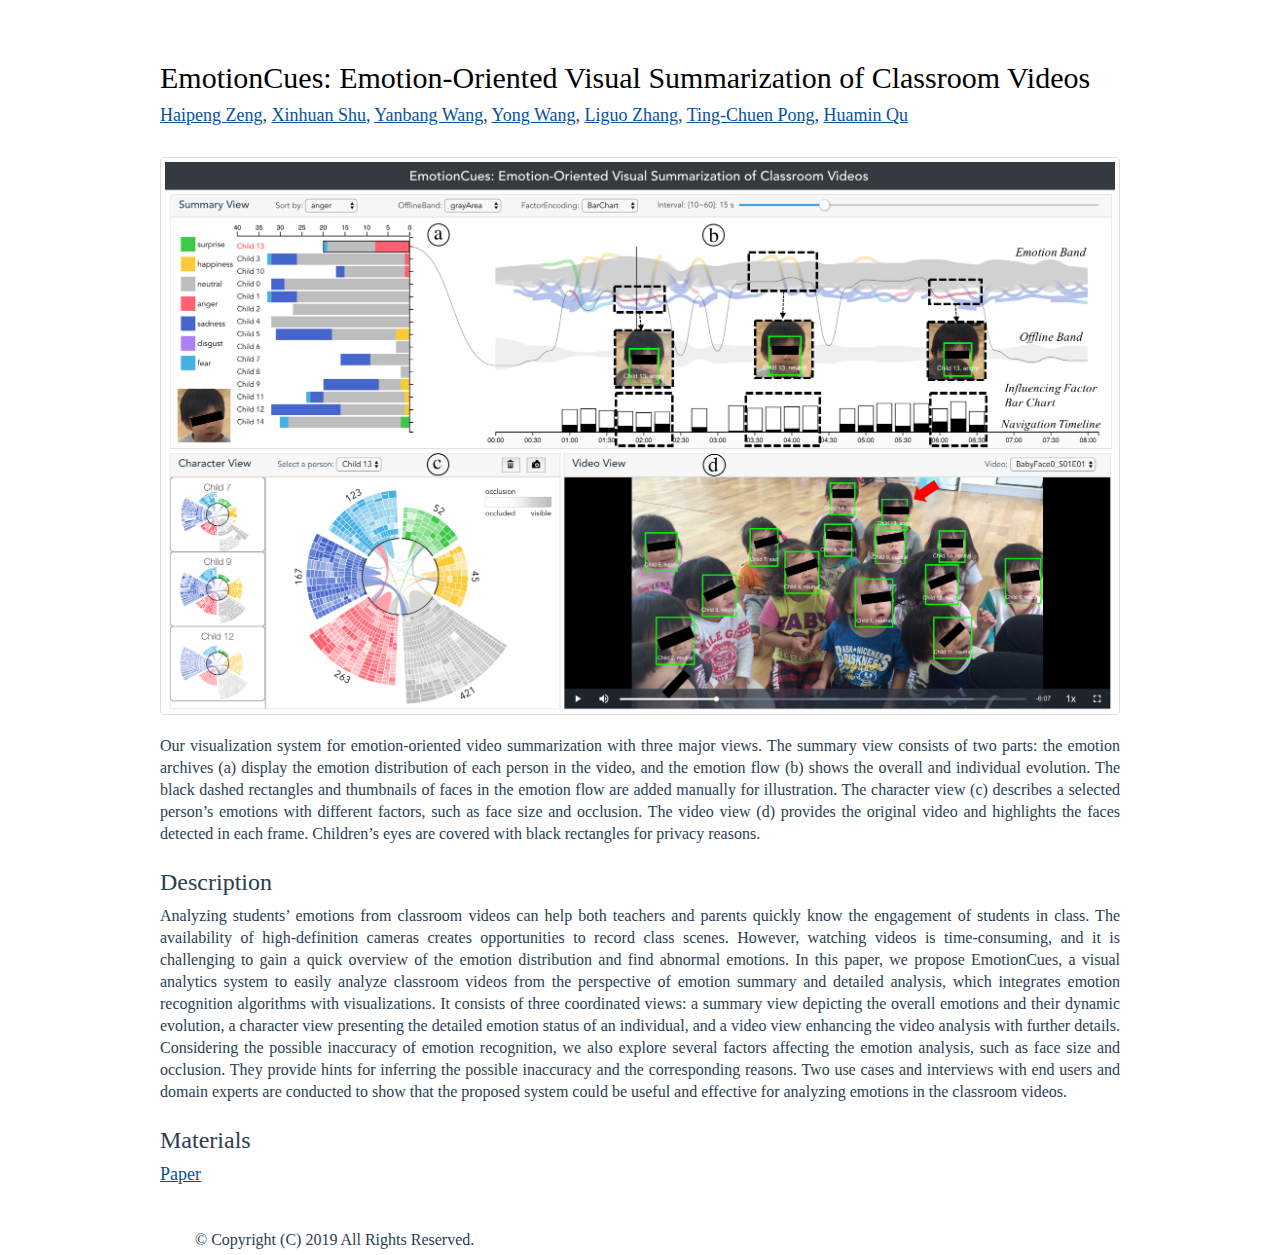
<file: project/emotioncues/index.html>
<!DOCTYPE html>

<html>
<head>
    <title>EmotionCues: Emotion-Oriented Visual Summarization of Classroom Videos</title>
    <meta http-equiv="Content-Type" content="text/html; charset=UTF-8" />
    <link href="../style/bootstrap.css" rel="stylesheet">
    <link href="../style/slider.css" rel="stylesheet">
    <link href="../style/box.css" rel="stylesheet">
    <link href="../style/style.css" rel="stylesheet" type="text/css" />
    <!-- CuFon: Enables smooth pretty custom font rendering. 100% SEO friendly. To disable, remove this section -->
    <!-- CuFon ends -->
</head>
<body>
<script>
  (function(i,s,o,g,r,a,m){i['GoogleAnalyticsObject']=r;i[r]=i[r]||function(){
  (i[r].q=i[r].q||[]).push(arguments)},i[r].l=1*new Date();a=s.createElement(o),
  m=s.getElementsByTagName(o)[0];a.async=1;a.src=g;m.parentNode.insertBefore(a,m)
  })(window,document,'script','https://www.google-analytics.com/analytics.js','ga');

  ga('create', 'UA-105879829-1', 'auto');
  ga('send', 'pageview');

</script>
    <div class="main">
        <div class="container content_resize">
            <div class="row">
                <div class="span10">
                    <div id="header">
                        <h1 style="padding-left:0; color:black;font-size:30px">
                            EmotionCues: Emotion-Oriented Visual Summarization of Classroom Videos
                        </h1>
                        <h4 style="padding-left: 0">
                            <a href="http://www.cse.ust.hk/~hzengac/">Haipeng Zeng</a>, 
                            <a href="http://www.cse.ust.hk/~xshuaa/">Xinhuan Shu</a>,
                            <a href="http://ywangdr.student.ust.hk/">Yanbang Wang</a>,
                            <a href="http://www.yong-wang.org/">Yong Wang</a>,
                            <a href="./index.html">Liguo Zhang</a>,
                            <a href="https://www.cse.ust.hk/faculty/tcpong/">Ting-Chuen Pong</a>,
                            <a href="http://huamin.org/">Huamin Qu</a>
                        </h4>
                    </div>

                    <br>
                    <div id="figures">
                        <img alt="" src="./teaser.png" class="img-polaroid img-responsive img-thumbnail" width="100%" />
                        <p style="text-align:justify; margin-top: 20px;">
                            Our visualization system for emotion-oriented video summarization with three major views. The summary view consists of two parts: the emotion archives (a) display the emotion distribution of each person in the video, and the emotion flow (b) shows the overall and individual evolution. The black dashed rectangles and thumbnails of faces in the emotion flow are added manually for illustration. The character view (c) describes a selected person’s emotions with different factors, such as face size and occlusion. The video view (d) provides the original video and highlights the faces detected in each frame. Children’s eyes are covered with black rectangles for privacy reasons.
                        </p>

                    </div>

                    <div id="description">
                        <h3>
                            Description
                        </h3>
                        <p style="text-align:justify">Analyzing students’ emotions from classroom videos can help both teachers and parents quickly know the engagement of students in class. The availability of high-definition cameras creates opportunities to record class scenes. However, watching videos is time-consuming, and it is challenging to gain a quick overview of the emotion distribution and find abnormal emotions. In this paper, we propose EmotionCues, a visual analytics system to easily analyze classroom videos from the perspective of emotion summary and detailed analysis, which integrates emotion recognition algorithms with visualizations. It consists of three coordinated views: a summary view depicting the overall emotions and their dynamic evolution, a character view presenting the detailed emotion status of an individual, and a video view enhancing the video analysis with further details. Considering the possible inaccuracy of emotion recognition, we also explore several factors affecting the emotion analysis, such as face size and occlusion. They provide hints for inferring the possible inaccuracy and the corresponding reasons. Two use cases and interviews with end users and domain experts are conducted to show that the proposed system could be useful and effective for analyzing emotions in the classroom videos.</p>
                    </div>


                    <div id="materials">
                        <h3>
                            Materials
                        </h3>
                        <div class="materials">
                            <a href="../../Paper/zeng_tvcg19_paper.pdf" class="link">Paper</a>
                            <!-- <a href="https://vimeo.com/360154890" class="link">Video</a> -->
                           <!--  <a href="../slides/Yong-Vis18-Slides.pdf" class="link">Slides(pdf)</a> |
                            <a href="../slides/Yong-Vis18-Slides.pptx" class="link">Slides(ppt)</a> |
                            <a href="./ani-vf/bib.txt" class="link">BibTex</a>  -->
                        </div>
                    </div>

                   <!--  <div id="publication">
                        <h3>
                            Publication
                        </h3>
                        <p>
                            Wang, Yong, Daniel Archambault, Carlos E. Scheidegger, and Huamin Qu. "A Vector Field Design Approach to Animated Transitions." IEEE transactions on visualization and computer graphics 24, no. 9 (2018): 2487-2500.
                        </p>
                    </div> -->

                    <!-- <div id="videos">
                        <h3>
                            Videos
                        </h3>
                        <video width="100%" controls>
                          <source src="./ani-vf/video.mp4" type="video/mp4">
                          <source src="./ani-vf/video.ogg" type="video/ogg">
                          Your browser does not support the video tag.
                        </video>
                    </div>   -->
    </div>
</div>
</div>
<div class="footer">
    <div class="footer_resize">
        <p class="lf">&copy; Copyright (C) 2019 All Rights Reserved.</p>
    </div>
    <div class="clr"></div>
</div>
</div>
</body>
</html>
</file>
<file: css/myStyle2.css>
.post-wrapper {
  line-height: 2;
  padding-top: 12px;
  margin: 0 12px;
  width: 100%;
  padding-right: 15px;
  padding-left: 15px;
  margin-right: auto;
  margin-left: auto; }
  @media (min-width: 576px) {
    .post-wrapper {
      max-width: 560px; } }
  @media (min-width: 768px) {
    .post-wrapper {
      max-width: 720px; } }
  @media (min-width: 992px) {
    .post-wrapper {
      max-width: 780px; } }
  @media (min-width: 1200px) {
    .post-wrapper {
      max-width: 820px; } }
  .post-wrapper img {
    max-height: 80%; }
  .post-wrapper .post-meta {
    font-size: 13px;
    color: #999;
    text-align: center;
    padding-bottom: 32px; }
  .post-wrapper .post-meta-divider {
    margin: 0 5px; }
  .post-wrapper i {
    margin-right: 6px; }

.post-header h1 {
  font-size: 1.5rem;
  text-align: center; }

.post-body h1,
.post-body h2,
.post-body h3, .post-body h4 {
  font-weight: 600; }

.post-body h1, .post-body h2, .post-body h3, .post-body h4, .post-body h5, .post-body h6 {
  margin: 10px 0; }

.post-body h1 {
  font-size: 1.4rem; }

.post-body h2 {
  font-size: 1.25rem; }

.post-body h3 {
  font-size: 1.1rem; }

.post-body h4 {
  font-size: 1rem; }

.post-wrapper {
  line-height: 2;
  padding-top: 12px;
  margin: 0 12px;
  width: 100%;
  padding-right: 15px;
  padding-left: 15px;
  margin-right: auto;
  margin-left: auto; }
  @media (min-width: 576px) {
    .post-wrapper {
      max-width: 560px; } }
  @media (min-width: 768px) {
    .post-wrapper {
      max-width: 720px; } }
  @media (min-width: 992px) {
    .post-wrapper {
      max-width: 780px; } }
  @media (min-width: 1200px) {
    .post-wrapper {
      max-width: 820px; } }
  .post-wrapper img {
    max-height: 80%; }
  .post-wrapper .post-meta {
    font-size: 13px;
    color: #999;
    text-align: center;
    padding-bottom: 32px; }
  .post-wrapper .post-meta-divider {
    margin: 0 5px; }
  .post-wrapper i {
    margin-right: 6px; }

.post-header h1 {
  font-size: 1.5rem;
  text-align: center; }

.post-body h1,
.post-body h2,
.post-body h3, .post-body h4 {
  font-weight: 600; }

.post-body h1, .post-body h2, .post-body h3, .post-body h4, .post-body h5, .post-body h6 {
  margin: 10px 0; }

.post-body h1 {
  font-size: 1.4rem; }

.post-body h2 {
  font-size: 1.25rem; }

.post-body h3 {
  font-size: 1.1rem; }

.post-body h4 {
  font-size: 1rem; }

#posts {
  border-top: 0; }
  #posts .post-header h1 {
    text-align: left; }
  #posts .post {
    margin-top: 70px; }
  #posts .post:first-child {
    margin-top: 0; }
  #posts .post-meta {
    font-size: 13px;
    color: #999;
    text-align: left;
    padding-bottom: 12px; }

.project-content {
  line-height: 2;
  width: 100%;
  padding-right: 15px;
  padding-left: 15px;
  margin-right: auto;
  margin-left: auto; }
  @media (min-width: 576px) {
    .project-content {
      max-width: 560px; } }
  @media (min-width: 768px) {
    .project-content {
      max-width: 720px; } }
  @media (min-width: 992px) {
    .project-content {
      max-width: 780px; } }
  @media (min-width: 1200px) {
    .project-content {
      max-width: 820px; } }
  .project-content img {
    max-height: 80%; }
  .project-content i {
    margin-right: 6px; }

.project-header h1 {
  text-align: center; }

.project-body h1,
.project-body h2,
.project-body h3, .project-body h4 {
  font-weight: 600; }

.project-body h1 {
  font-size: 1.6rem; }

.project-body h2 {
  font-size: 1.25rem; }

.project-body h3 {
  font-size: 1.1rem; }

.project-body h4 {
  font-size: 1rem; }

.m-info i {
  margin-right: 5px; }

.profile-wrapper {
  border: 10px solid #eee;
  border-radius: 50%; }
  .profile-wrapper img {
    border-radius: 50%; }

ul.keywords {
  list-style: none;
  margin: 0;
  padding: 4px 0; }
  ul.keywords li {
    display: inline-block;
    margin: 2px 6px 2px 0; }

ul.keywords span {
  border: 1px solid #0684bd;
  border-radius: 3px;
  padding: 0px 6px 2px 6px;
  margin: 0px 2px;
  color: #0684bd; }

ul.news {
  margin-left: 18px;
  padding-inline-start: 0px;
  margin-block-end: 0px;
  margin-block-start: 0px; }
  ul.news li {
    margin-bottom: 0.25rem; }

.news-date {
  font-style: italic;
  font-weight: 600; }

.cv-table {
  font-weight: 300;
  border: 0;
  border-spacing: 0;
  margin-bottom: 0;
  width: 100%; }
  .cv-table .cv-left {
    font-size: 0.75rem;
    font-weight: 300;
    width: 120px;
    text-align: right; }
    @media (max-width: 840px) {
      .cv-table .cv-left {
        min-width: 85px;
        max-width: 95px; } }
  .cv-table tr {
    border: none;
    break-inside: avoid-page; }
  .cv-table td {
    vertical-align: top;
    border-bottom: none; }

.experiences {
  font-weight: 400; }
  .experiences span.date-from::after {
    content: " "; }
  .experiences span.date-to {
    white-space: nowrap; }
  .experiences span.institute::after {
    content: ", "; }
  .experiences div.description {
    margin-top: 2px;
    font-weight: 300;
    font-size: 0.75rem; }

.pub {
  break-inside: avoid; }
  .pub ul {
    list-style-type: none;
    padding-left: 0;
    margin: 0; }
    .pub ul li {
      float: left;
      transition: all 0.3s; }
    .pub ul li.pub-resource {
      font-size: 0.75rem;
      font-weight: 300;
      line-height: 1;
      padding: 3px 5px 5px 5px;
      margin: 3px 5px 3px 0;
      background: #fafafa;
      border-color: #ccc;
      border-style: solid;
      border-width: 1px;
      border-radius: 5px;
      transition-property: background-color, border-color; }
      .pub ul li.pub-resource a {
        color: #666;
        border-bottom: none; }
      .pub ul li.pub-resource:hover, .pub ul li.pub-resource:active {
        background: #555;
        border-color: #555; }
        .pub ul li.pub-resource:hover a, .pub ul li.pub-resource:active a {
          color: white; }

.pub-venue-type {
  padding-top: 1px;
  padding-bottom: 1px;
  padding-left: 3px;
  padding-right: 3px;
  border-radius: 2px;
  border-width: 1px;
  border-color: #555;
  border-style: solid;
  margin-right: 4px; }

.pub-venue {
  color: gray;
  margin-bottom: 3px; }

.pub-info {
  justify-content: center;
  padding: 0px 0; }
  .pub-info h5 {
    margin-top: 0px;
    margin-bottom: 2px; }

.pub-title {
  color: black;
  font-weight: 500;
  font-family: "Helvetica Neue", sans-serif; }

.pub-author {
  margin-bottom: 3px; }

.pub-note {
  font-weight: 300; }

.pub-teaser {
  width: 100%;
  height: auto;
  padding-right: 12px;
  font-size: 25px;
  color: #666;
  text-align: center;
  line-height: 2;
  vertical-align: middle;
  align-items: center; }


.awards .award-title {
  font-weight: 400; }

.awards .award-content {
  margin-top: 2px;
  font-size: 0.7rem;
  font-weight: 300; }
  .awards .award-content p {
    margin-bottom: 0; }

.educations .degree {
  font-weight: 600; }

.educations span.date-from::after {
  content: " "; }

.educations span.date-to {
  white-space: nowrap; }

.educations span.institute::after {
  content: ", "; }

.educations span.institute {
  font-weight: 400; }

.educations .description strong {
  font-weight: 400; }

.name {
  font-size: 2.5rem;
  margin-top: 0; }

.contact {
  font-weight: 300;
  text-align: right; }
  .contact i {
    margin-right: 5px;
    display: inline-flex;
    align-self: center;
    top: .2em;
    position: relative; }

.name-small {
  font-size: 1rem; }

.talks .talk-title {
  font-weight: 400; }

.talks .talk-venue {
  font-style: italic; }

.vita {
  line-height: 1.5;
  width: 100%;
  padding-right: 15px;
  padding-left: 15px;
  margin-right: auto;
  margin-left: auto; }
  .vita h5 {
    font-size: 0.8rem;
    margin-bottom: 3px; }
  .vita h2 {
    margin: 12px 0 0px 0;
    font-size: 1.2rem; }
  .vita p {
    margin-bottom: 0; }
  @media (min-width: 576px) {
    .vita {
      max-width: 560px; } }
  @media (min-width: 768px) {
    .vita {
      max-width: 720px; } }
  @media (min-width: 992px) {
    .vita {
      max-width: 780px; } }
  @media (min-width: 1200px) {
    .vita {
      max-width: 820px; } }
  .vita .cv-table .cv-left {
    width: 90px; }
    .vita .cv-table .cv-left .service-name, .vita .cv-table .cv-left .skill-name {
      font-weight: 400;
      white-space: pre; }
  .vita .cv-table td {
    padding-top: 0.3rem;
    padding-bottom: 0.3rem; }

@media print {
  a {
    text-decoration: none;
    border-bottom: none; }
  @page {
    size: auto;
    margin-top: 1.5cm;
    margin-bottom: 1.0cm; }
  section {
    border-top: 10px solid transparent;
    margin-top: -10px;
    padding: 3px 0; }
  .page-content {
    margin-top: 20px; } }

.vita {
  line-height: 1.43;
  width: 100%;
  padding-right: 15px;
  padding-left: 15px;
  margin-right: auto;
  margin-left: auto; }
  .vita h5 {
    font-size: 0.8rem;
    margin-bottom: 3px; }
  .vita h2 {
    margin: 12px 0 0px 0;
    font-size: 1.3rem; }
  .vita p {
    margin-bottom: 0; }
  @media (min-width: 576px) {
    .vita {
      max-width: 560px; } }
  @media (min-width: 768px) {
    .vita {
      max-width: 720px; } }
  @media (min-width: 992px) {
    .vita {
      max-width: 780px; } }
  @media (min-width: 1200px) {
    .vita {
      max-width: 820px; } }
  .vita .cv-table .cv-left {
    width: 90px; }
    .vita .cv-table .cv-left .service-name, .vita .cv-table .cv-left .skill-name {
      font-weight: 400;
      white-space: pre; }
  .vita #services {
    break-inside: avoid; }
  .vita #skills {
    page-break-inside: avoid; }
  .vita #awards {
    page-break-inside: avoid; }
  .vita .cv-table td {
    padding-top: 0.3rem;
    padding-bottom: 0.2rem; }

@media print {
  a {
    text-decoration: none;
    border-bottom: none; }
  @page {
    size: auto;
    margin-top: 1.3cm;
    margin-bottom: 1.3cm; }
  section {
    border-top: 20px solid transparent;
    margin-top: -20px;
    padding: 4px 0; }
  .page-content {
    margin-top: 50px; } }

.m-info p {
  margin-top: 0.5rem;
  margin-bottom: 0.5rem; }
</file>
<file: project/style/slider.css>
#main-slider {
    position: relative;
    width:50%;
    margin-top:30px;
    float:right;
}
@media(max-width:767px) {
    #main-slider {
        margin-top:50px;
    }
    #main-slider .carousel-indicators{
        bottom:20px;
    }
}

#main-slider .carousel-indicators{
    bottom:20px;
}

#main-slider .carousel h2 {
    font-size: 72px;
    line-height:60px;
    color:#FFF;
    text-transform:uppercase;
    margin-top:20%;
    font-weight:700;
    padding-left:0;
}
#main-slider .carousel p {
    font-size: 24px;
    line-height:24px;
    color:#FFF;
    text-transform:uppercase;
    font-weight:400;
    padding-left:0;
}
#main-slider .carousel .btn {
    color: #fff;
    border-radius: 0;
    margin-top: 5px;
}
#main-slider .carousel .btn:hover {
    background-color: rgba(255, 255, 255, 0.3);
}
#main-slider .carousel .boxed {
    padding: 10px 15px;
    background-color: rgba(0, 0, 0, 0.8);
    display: inline-block;
}
#main-slider .carousel .item {
    background-position-x: 60%;
    background-position-y: 0;
    background-repeat: no-repeat;
    background-size: 60%;
    left: 0 !important;
    opacity: 0;
    top: 10px;
    position: absolute;
    width: 100%;
    display: block !important;
    height: 281px;
    -webkit-transition: opacity ease-in-out 500ms;
    -moz-transition: opacity ease-in-out 500ms;
    -o-transition: opacity ease-in-out 500ms;
    transition: opacity ease-in-out 500ms;
}
#main-slider .carousel .item:first-child {
    top: auto;
    position: relative;
}
#main-slider .carousel .item.active {
    opacity: 0.8;
    -webkit-transition: opacity ease-in-out 500ms;
    -moz-transition: opacity ease-in-out 500ms;
    -o-transition: opacity ease-in-out 500ms;
    transition: opacity ease-in-out 500ms;
    z-index: 1;
}
#main-slider .prev,
#main-slider .next {
    position: absolute;
    top: 50%;
    background-color: rgba(0, 0, 0, 0.0);
    color: #fff;
    display: inline-block;
    margin-top: -25px;
    font-size: 24px;
    height: 50px;
    width: 50px;
    line-height: 50px;
    text-align: center;
    border-radius: 4px;
    z-index: 5;
    outline: 0;
}
#main-slider .prev:hover{
    background-image: url(images/left.png);
    opacity:0.8;
    border-radius: 10px;
}
#main-slider .next:hover {
    background-image: url(images/right.png);
    opacity:0.8;
    border-radius: 10px;
}
#main-slider .prev {
    background-image: url(images/left.png);
    opacity:0.6;
    left: 40px;
}
#main-slider .next {
    background-image: url(images/right.png);
    opacity:0.6;
    right: 10px;
}
#main-slider .active .animation.animated-item-1 {
    -webkit-animation: fadeInUp 300ms linear 300ms both;
    -moz-animation: fadeInUp 300ms linear 300ms both;
    -o-animation: fadeInUp 300ms linear 300ms both;
    -ms-animation: fadeInUp 300ms linear 300ms both;
    animation: fadeInUp 300ms linear 300ms both;
}
#main-slider .active .animation.animated-item-2 {
    -webkit-animation: fadeInUp 300ms linear 600ms both;
    -moz-animation: fadeInUp 300ms linear 600ms both;
    -o-animation: fadeInUp 300ms linear 600ms both;
    -ms-animation: fadeInUp 300ms linear 600ms both;
    animation: fadeInUp 300ms linear 600ms both;
}
#main-slider .active .animation.animated-item-3 {
    -webkit-animation: fadeInUp 300ms linear 900ms both;
    -moz-animation: fadeInUp 300ms linear 900ms both;
    -o-animation: fadeInUp 300ms linear 900ms both;
    -ms-animation: fadeInUp 300ms linear 900ms both;
    animation: fadeInUp 300ms linear 900ms both;
}
#main-slider .active .animation.animated-item-4 {
    -webkit-animation: fadeInUp 300ms linear 1200ms both;
    -moz-animation: fadeInUp 300ms linear 1200ms both;
    -o-animation: fadeInUp 300ms linear 1200ms both;
    -ms-animation: fadeInUp 300ms linear 1200ms both;
    animation: fadeInUp 300ms linear 1200ms both;
}

@media(max-width:767px) {
    #main-slider .carousel h2 {
        font-size: 42px;
        line-height:36px;
        color:#FFF;
        text-transform:uppercase;
        margin-top:30%;
        font-weight:700;
        padding-left:0;
    }
}
</file>
<file: project/style/box.css>
.applewrap {
    width: 100%;
    display: block;
    height: 150px;
    margin-top: 20px;
}

.applewrap .teaser {
    float: left;
    box-sizing: border-box;
    width: 35%;
    height: 150px;
    padding: 5px 5px 5px 0px;
}

.applewrap .col {
    float: left;
    box-sizing: border-box;
    width: 65%;
    height: 150px;
    padding: 5px 5px 5px 5px;
    font: 12px/18px "Lucida Grande", "Lucida Sans Unicode", Helvetica, Arial, Verdana, sans-serif;
    color: #2c3e50;
}

.applewrap p { margin:2px 0; padding:0 0 2px 0; font:normal 14px/1.4em "Lucida Grande", "Helvetica Neue", Helvetica, sans-serif;}
.applewrap h3 { font:bold 15.5px Arial, Helvetica, sans-serif; color:#4f4f4f; padding:1px 0; margin-bottom:1px;margin-top: 0;}
</file>
<file: project/style/style.css>
/*
Design by http://www.bluewebtemplates.com
Released for free under a Creative Commons Attribution 3.0 License
*/

@charset "utf-8";
body { margin:0; padding:0; width:100%; color: #2c3e50; font:12px/1.8em "Satyr10", "Georgia", serif;}
html, .main { padding:0; margin:0; background-color:#fff;}
.clr { clear:both; padding:0; margin:0; width:100%; font-size:0px; line-height:0px;}
h1 { margin:0; padding:36px 0 0px 20px; color:#0079bf; font:40px/1.2em "Satyr10", "Georgia", serif;}
h1 a, h1 a:hover { color:#762a83; text-decoration:none;}
h1 span { color:#fff; font-weight:bold;}
h1 small { font:14px/1.2em "Satyr10", "Georgia", serif; color:#fff; text-transform:none;}
small {width:100%; height: 13px;text-align: left; padding-left: 20px; font:13px/1.2em "Satyr10", "Georgia", serif;color:#fff; text-transform:none;}
h2 { font:bold 22px "Satyr10", "Georgia", serif; color:#4f4f4f; padding:8px 0; margin:8px 0;}
p { margin:4px 0; padding:0 0 4px 0; font: 16px "Satyr10", "Georgia", serif; line-height: 22px;}
a { color:#08519c; text-decoration:underline;}

.header, .content, .fbg, .footer, form { margin:0; padding:0;}
.content_resize, .fbg_resize, .footer_resize { margin:0 auto; padding:0 40px; width:970px;}
.hbg_resize { margin:0 auto; padding:0 40px 0 0; width:930px;}
.content_resize, .fbg_resize { padding:24px 20px;}

/* header */
.header { background:#0079bf url(images/header.jpg) repeat-x center top;}
.header_resize { margin:0 auto; padding:0; width:970px;}
.header .logo { padding-left:11px; width:auto; float:left;}
.header .hbg_r { margin-left:30px !important; margin-left:15px; float:left; width:420px; color:#fff;}
.header .hbg_r p {font-size:12.5px;}
.header .hbg_r a { color: #ffffff}
.header img.hbgimg { padding:20px 19px 0 0; float:right;}
.header h2 { margin:0; padding:8px 0 0 0; font:bold 24px/1.5em "Satyr10", "Georgia", serif; color:#fff; text-transform:uppercase;}
.header .nav_menu ul { margin:0; padding:16px 0 14px; float:left; width:auto; list-style:none;}
.header .nav_menu ul li { margin:0; padding:0 6px; float:left;}
.header .nav_menu ul li a { display:block; margin:0; padding:4px 12px; color:#fff; text-decoration:blink; font-size:15px; font-weight: bold;}
.header .nav_menu ul li a:hover, .header .nav_menu ul li.active a { background-color:#6baed6; border-radius:4px; -moz-border-radius:4px; -webkit-border-radius:4px;}

.header2 { background:#0079bf repeat-x center top;}
.header2 .hbg_r { margin-left:30px !important; margin-left:15px; float:left; width:420px; color:#fff;}
.header2 .hbg_r p {font-size:12.5px;}
.header2 .hbg_r a { color:#08519c;}
.header2 img.hbgimg { padding:20px 19px 0 0; float:right;}
.header2 h2 { margin:0; padding:8px 0 0 0; font:bold 24px/1.5em "Satyr10", "Georgia", serif; color:#fff; text-transform:uppercase;}
.header2 .nav_menu ul { margin:0; padding:16px 0 14px; float:left; width:auto; list-style:none;}
.header2 .nav_menu ul li { margin:0; padding:0 6px; float:left;}
.header2 .nav_menu ul li a { display:block; margin:0; padding:4px 12px; color:#fff; text-decoration:blink; font-size:15px; font-weight: bold;}
.header2 .nav_menu ul li a:hover, .header2 .nav_menu ul li.active a { background-color:#6baed6; border-radius:4px; -moz-border-radius:4px; -webkit-border-radius:4px;}


/* content */
.content { }
.content_resize { border-top:none;}
.content .mainbar { margin:0; padding:0; float:left; width:640px;}
.content .mainbar .article_vert { margin:0; padding:0 16px 0 0; float:left; width:297px;}
.content .mainbar .article img, .content .mainbar .article_vert img { border:1px solid #dedede; padding:3px;}
.content .mainbar .article img.ilf { float:left; margin:0 16px 8px 0;}
.content .mainbar .article, .content .sidebar .gadget { margin:0; padding:0 0 16px 0;}
.content .sidebar { margin:0; padding:0; float:right; width:226px;}
ul.sb_menu { width:300px;}
ul.sb_menu, ul.ex_menu { margin:0; padding:0; list-style:none; color:#959595;}
ul.sb_menu li, ul.ex_menu li { margin:0;}
ul.sb_menu li { margin:4px 0; padding:4px 0 0;}
ul.ex_menu li { margin:4px 0; padding:4px 0 0;}
ul.sb_menu li a, ul.ex_menu li a { padding-left:20px; background:url(images/li.png) no-repeat left center;}
ul.sb_menu li a, ul.ex_menu li a { color:#5f5f5f; text-decoration:none;}
/*ul.sb_menu li a:hover, ul.ex_menu li a:hover { color:#08519c; font-weight:bold;}*/
ul.ex_menu li a:hover { color:#08519c; font-weight:bold;}
ul.ex_menu li a:hover { text-decoration:none;}

/* subpages */
.content .mainbar .comment { margin:0; padding:16px 0 0 0;}
.content .mainbar .comment img.userpic { border:1px solid #dedede; margin:10px 16px 0 0; padding:0; float:left;}

/* fbg */
.fbg { background-color:#0079bf; color: #fff; font: "Lucida Grande", "Helvetica Neue"}
.fbg_resize img { border:0px solid #dedede;}
.fbg h2 { color:#fff;}
.fbg a { color:#fff;}
.fbg .col { margin:0; float:left;}
.fbg .c1 { padding:0 16px 0 0; width:260px;}
.fbg .c2 { padding:0 16px; width:290px; margin-left: 20px;}
.fbg .c3 { padding:0 0 0 16px; width:300px;  margin-left: 20px;}
.fbg .c1 p, .fbg .c2 p, .fbg .c3 p {
  font-size: 14px;
}
.fbg .c1 img { margin:8px 16px 16px 0; padding:0; float:left;}
.fbg .c3 img { margin:4px; padding:0;}
.fbg ul.sb_menu { padding-left:15px; list-style:disc; color:#fff;}
.fbg ul.sb_menu a { background:none; padding-left:0;}

/* footer */
.footer { padding-top:16px;}
.footer p.lf { margin:0; padding:4px 0; float:left; width:auto;}
ul.fmenu { margin:0; padding-bottom:12px; list-style:none; float:right; width:auto;}
ul.fmenu li { margin:0; padding:0 2px; float:left;}
ul.fmenu li a { display:block; padding:4px 8px; color:#5f5f5f; text-decoration:none;}
ul.fmenu li a:hover, ul.fmenu li.active a { color:#fff; background-color:#0079bf; border-radius:4px; -moz-border-radius:4px; -webkit-border-radius:4px;}

/* form */
ol { margin:0; padding:0; list-style:none;}
ol li { margin:0; padding:0; display:block; clear:both;}
ol li label { display:block; margin:0; padding:16px 0 0 0;}
ol li input.text { width:480px; border:1px solid #c0c0c0; margin:2px 0; padding:5px 2px; height:16px; background:#fff;}
ol li textarea { width:480px; border:1px solid #c0c0c0; margin:2px 0; padding:2px; background:#fff;}
ol li .send { margin:16px 0 0 0;}


p {
  text-align: justify;
}

ul#group-member {
  list-style: none;
}

ul#group-member li {
  float: left;
}

#group-member img{
  height: 216px;
}

.fixed-width-180{
  position: relative;
  width: 210px;
  float: left;
  padding-left: 15px;
  padding-right: 15px;

}

.post, aside{
  background-color: #fff;
  box-shadow: 0 3px 10px 0 rgba(0,0,0,0.1);
  margin-bottom: 30px;

  -webkit-border-radius: 3px;
  -moz-border-radius: 3px;
  border-radius: 3px;
}

.people {
  color: white;
  padding-top: 5px;
  text-align:center;
  padding-bottom: 5px;
  border-bottom-left-radius: 3px;
  border-bottom-right-radius: 3px;
}

.people a:hover{
  color: white;
}

.people a{
  font-size: 16px;
  color: white;
  text-decoration: none;
}

.faculty, .color-red{
  background-color: #e12727;
}

.phd, .color-blue{
  background-color: #0079bf;
}

.mphil, .color-yellow{
  background-color: #ffa810;
}

.intern, .color-green{
  background-color: #00c012;
}

.teaser img {
    max-width: 220px;
    max-height: 130px;
    width: 220px;
    height: 130px;
}

.materials {
    font-size: 18px;
}
</file>
